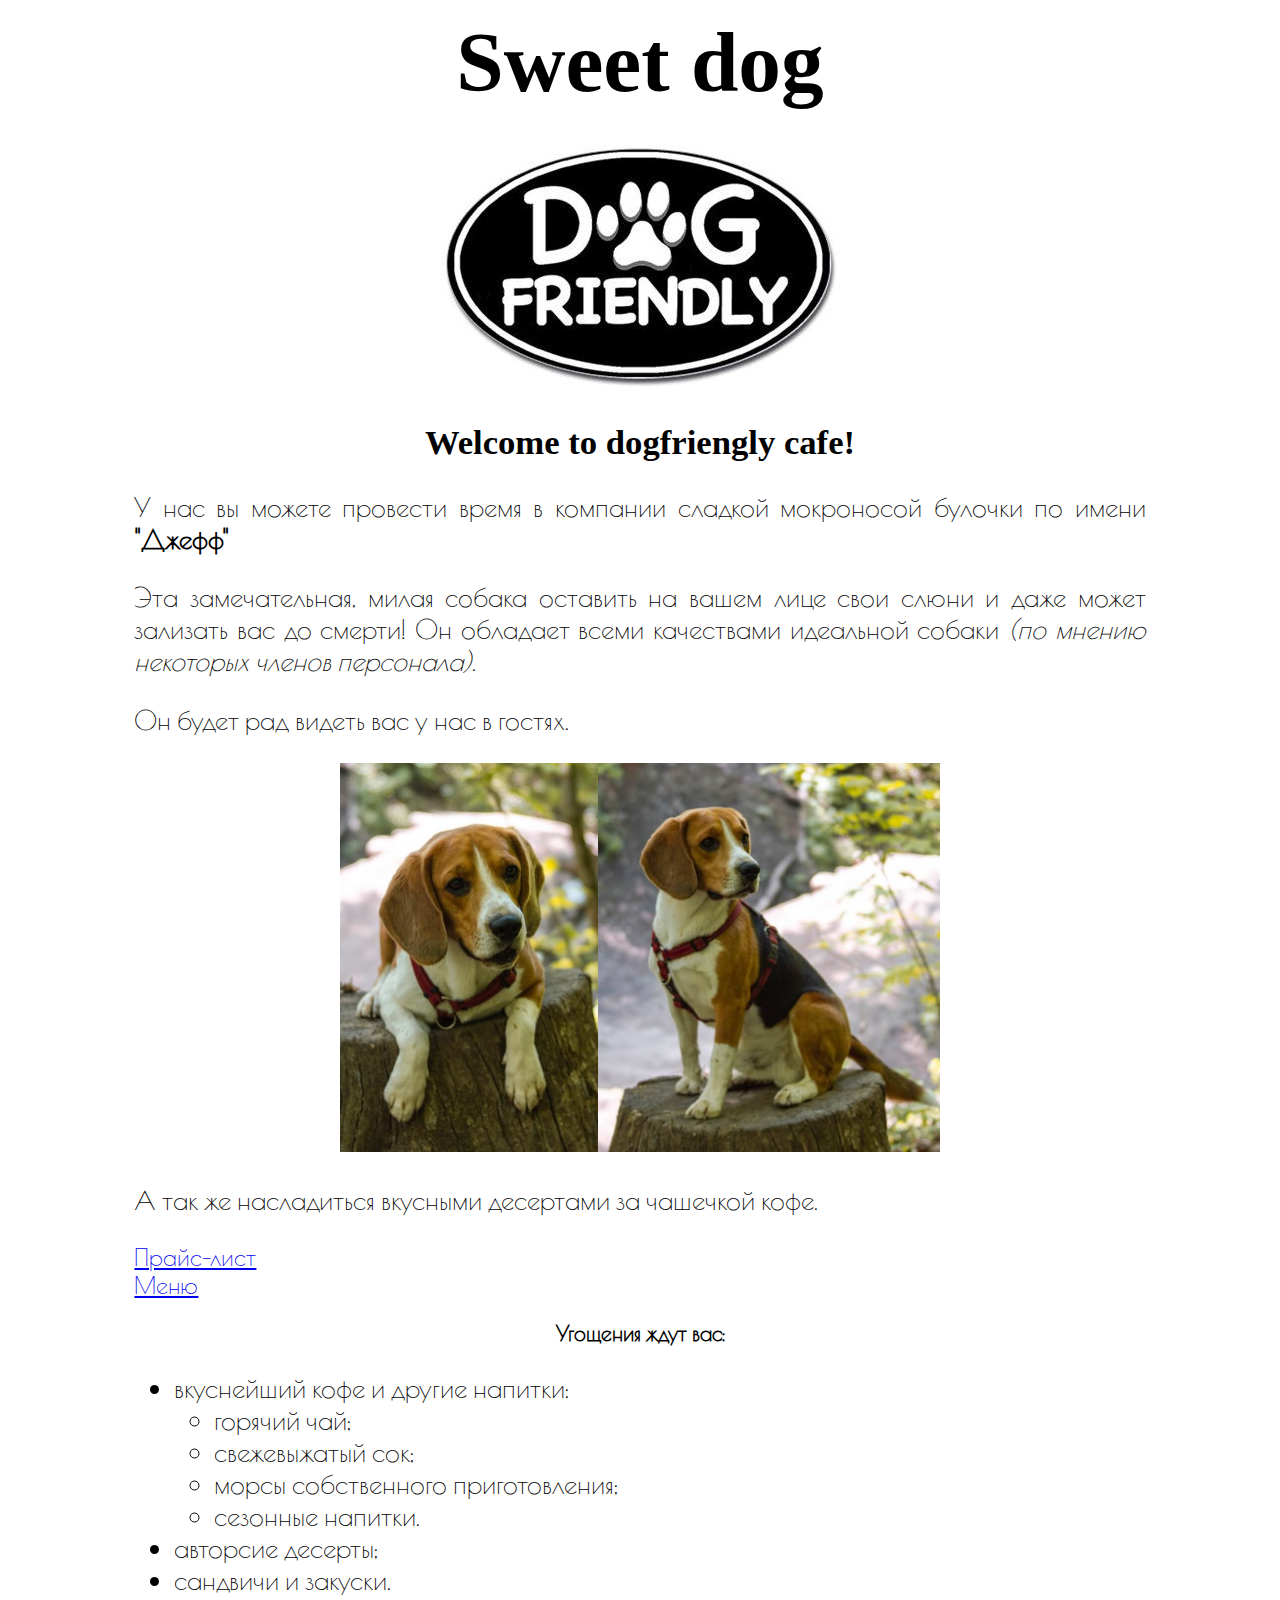
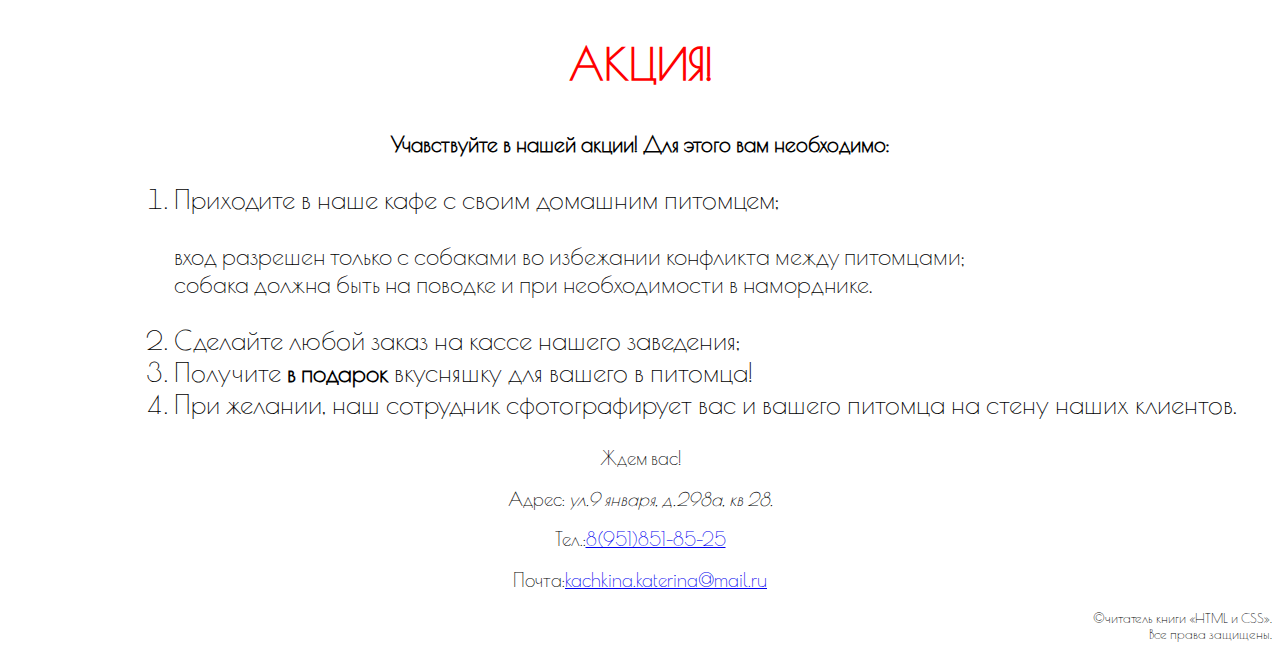
<file: index.html>
<!doctype html>
<html>
	<head>
		<meta charset="UTF-8">
		<title>Dogfriendly cafe</title>
		
		<link rel="preconnect" href="https://fonts.googleapis.com">
		<link rel="preconnect" href="https://fonts.gstatic.com" crossorigin>
		<link href="https://fonts.googleapis.com/css2?family=Poiret+One&display=swap" rel="stylesheet">
		
		<link href="styles/styles.css" rel="stylesheet" type="text/css">
	</head>
	<body>
		<header>
			<h1>Sweet dog</h1>
		</header>
		<main>
			<div class="beginning">
				<p class="pictures"><img src="images/dogfriendly.jpg"></p>
				<h2>Welcome to dogfriengly cafe!</h2>
				<p>У нас вы можете провести время в компании сладкой мокроносой булочки по имени <strong>"Джефф"</strong></p>
				<p>Эта замечательная, милая собака оставить на вашем лице свои слюни и даже может зализать вас до смерти! 
				Он обладает всеми качествами идеальной собаки <em>(по мнению некоторых членов персонала)</em>.</P>
				<p>Он будет рад видеть вас у нас в гостях.</p>
				<p class="pictures"><img src="images/Djeff.jpg" width="258" height="389" title="Сладкая булочка"><img src="images/Djeff 2.jpg" width="342" height="389" title="с корицей"></p>
				<p>А так же насладиться вкусными десертами за чашечкой кофе.</p>
			</div>
			<nav>
				<div><a href="Pages/Page 2.html">Прайс-лист</a></div>
				<div><a href="Pages/Page 3.html">Меню</a></div>
			</nav>
			<div class="title">
				<p>Угощения ждут вас:</p>
			</div>
			<div class="lists">
				<ul>
					<li>вкуснейший кофе и другие напитки:</li>
						<ul>
							<li>горячий чай;</li>
							<li>свежевыжатый сок;</li>
							<li>морсы собственного приготовления;</li>
							<li>сезонные напитки.</li>
						</ul>
					<li>авторсие десерты;</li>
					<li>сандвичи и закуски.</li>
				</ul>
			</div>
			<h3>АКЦИЯ!</h3>
			<div class="title">
				<p>Учавствуйте в нашей акции! Для этого вам необходимо:</p>
			</div>
			<div class="lists">
				<ol>
					<li>Приходите в наше кафе с своим домашним питомцем;</li>
				</ol>
				<div class="condition">
					<div>вход разрешен только с собаками во избежании конфликта между питомцами;</div>
					<div>собака должна быть на поводке и при необходимости в наморднике.</div>
				</div>
				<ol start="2">
					<li>Сделайте любой заказ на кассе нашего заведения;</li>
					<li>Получите <span class="bigger">в подарок</span> вкусняшку для вашего в питомца!</li>
					<li>При желании, наш сотрудник сфотографирует вас и вашего питомца на стену наших клиентов.</li>
				</ol>
			</div>
		</main>
		<footer>
			<div class="footer">
			<p>Ждем вас!</p>
			<p>Адрес: <em>ул.9 января, д.298а, кв 28.</em></p>
			<p>Тел.:<a href="tel:8(951)851-85-25">8(951)851-85-25</a></p>
			<p>Почта:<a href="mailto:kachkina.katerina@mail.ru">kachkina.katerina@mail.ru</a></p>
			</div>
			<div class="root">
			<p>&copyчитатель книги &laquoHTML и CSS&raquo.<br>Все права защищены.</p>
			</div>
		</footer>
	</body>
</html>
</file>
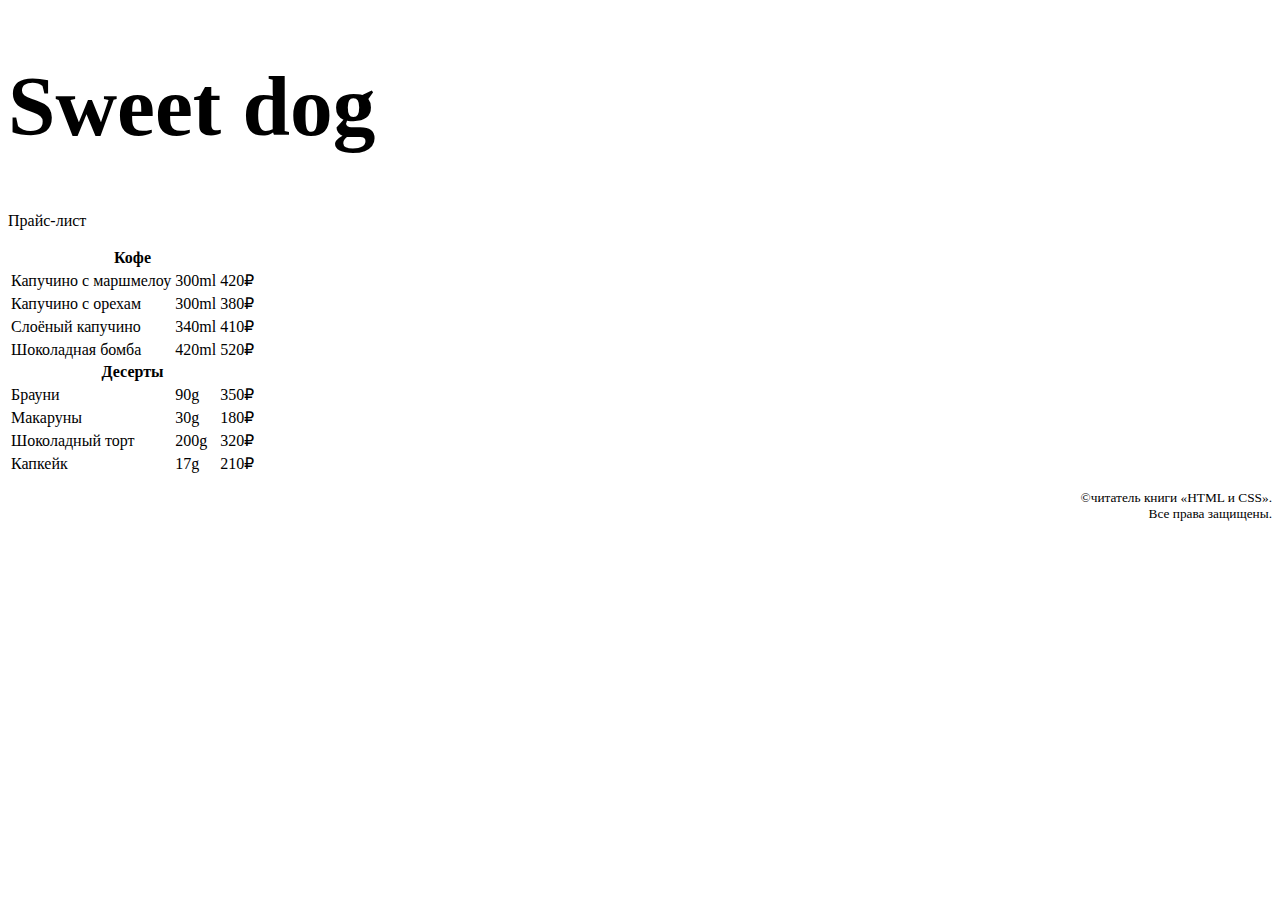
<file: Pages/Page 2.html>
<!doctype html>
<html>
	<head>
		<meta charset="UTF-8">
		<title>Прайс-лист</title>
		<link href="../styles/styles for Page 2.css" rel="stylesheet" type="text/css">
	</head>
	<body>
		<header>
			<h1>Sweet dog</h1>
		</header>
		<main>
			<p>Прайс-лист</p>
			<table class="price-list">
			<tr><th colspan=3>Кофе</th></tr>
			<tr><td>Капучино с маршмелоу</td><td>300ml</td><td>420&#8381;</td></tr>
			<tr><td>Капучино с орехам</td><td>300ml</td><td>380&#8381;</td></tr>
			<tr><td>Слоёный капучино</td><td>340ml</td><td>410&#8381;</td></tr>
			<tr><td>Шоколадная бомба</td><td>420ml</td><td>520&#8381;</td></tr>
			<tr><th colspan=3>Десерты</th></tr>
			<tr><td>Брауни</td><td>90g</td><td>350&#8381;</td></tr>
			<tr><td>Макаруны</td><td>30g</td><td>180&#8381;</td></tr>
			<tr><td>Шоколадный торт</td><td>200g</td><td>320&#8381;</td></tr>
			<tr><td>Капкейк</td><td>17g</td><td>210&#8381;</td></tr>
			</table>	
		</main>
		<footer>
			<div class="root">
			<p>&copyчитатель книги &laquoHTML и CSS&raquo.<br>Все права защищены.</p>
			</div>
		</footer>
	</body>
</html>
</file>
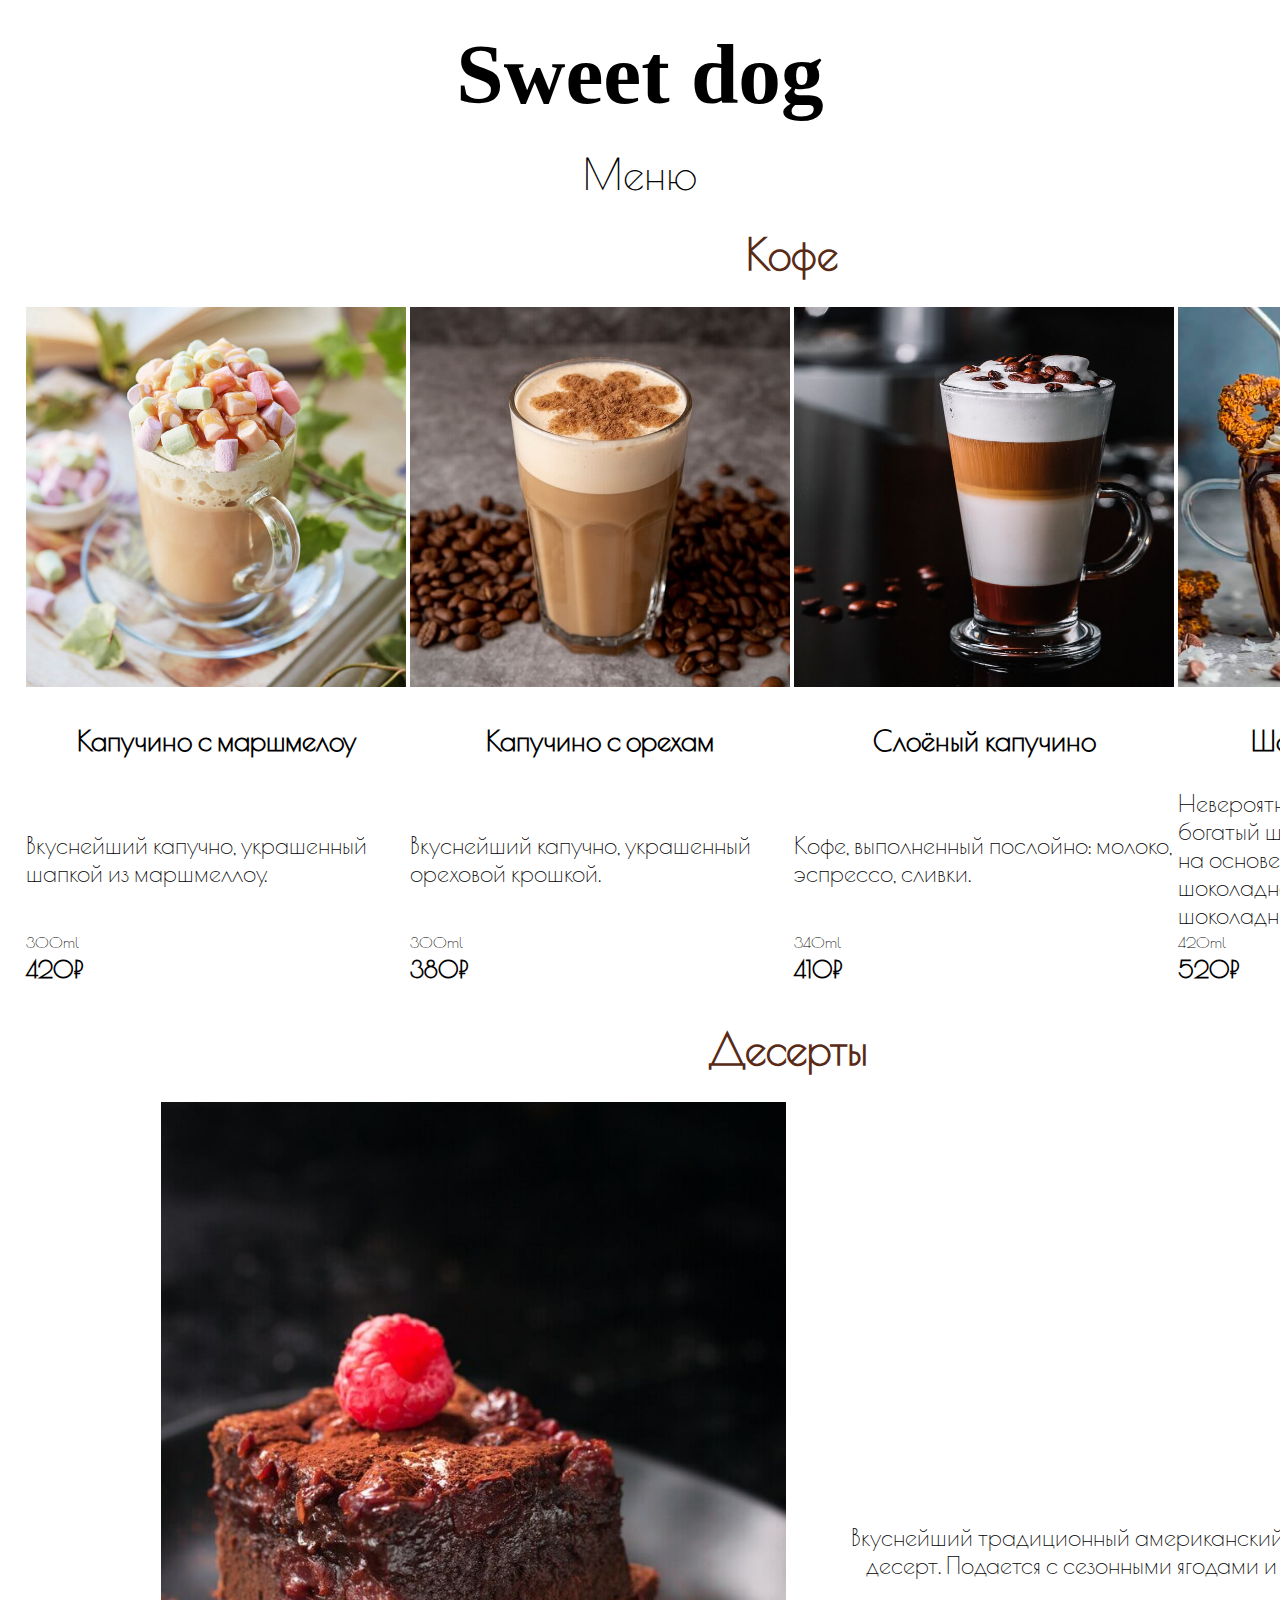
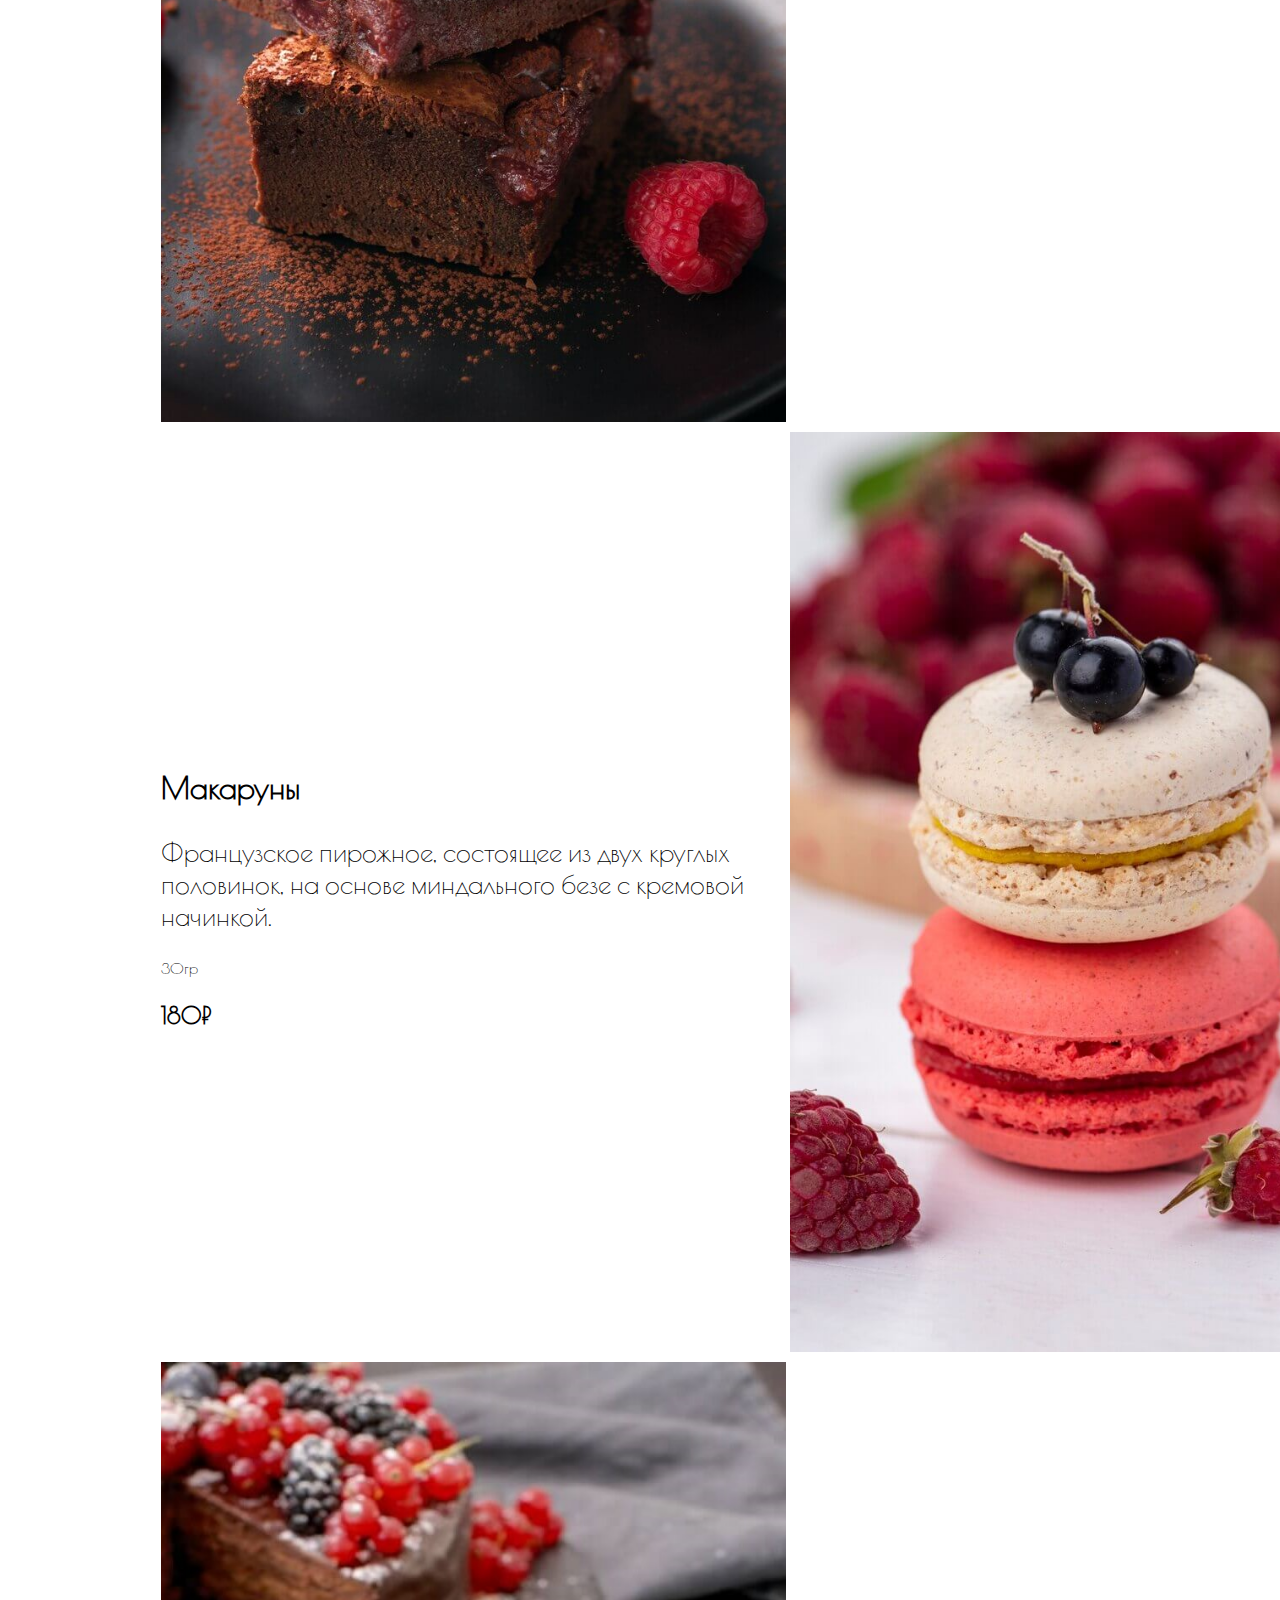
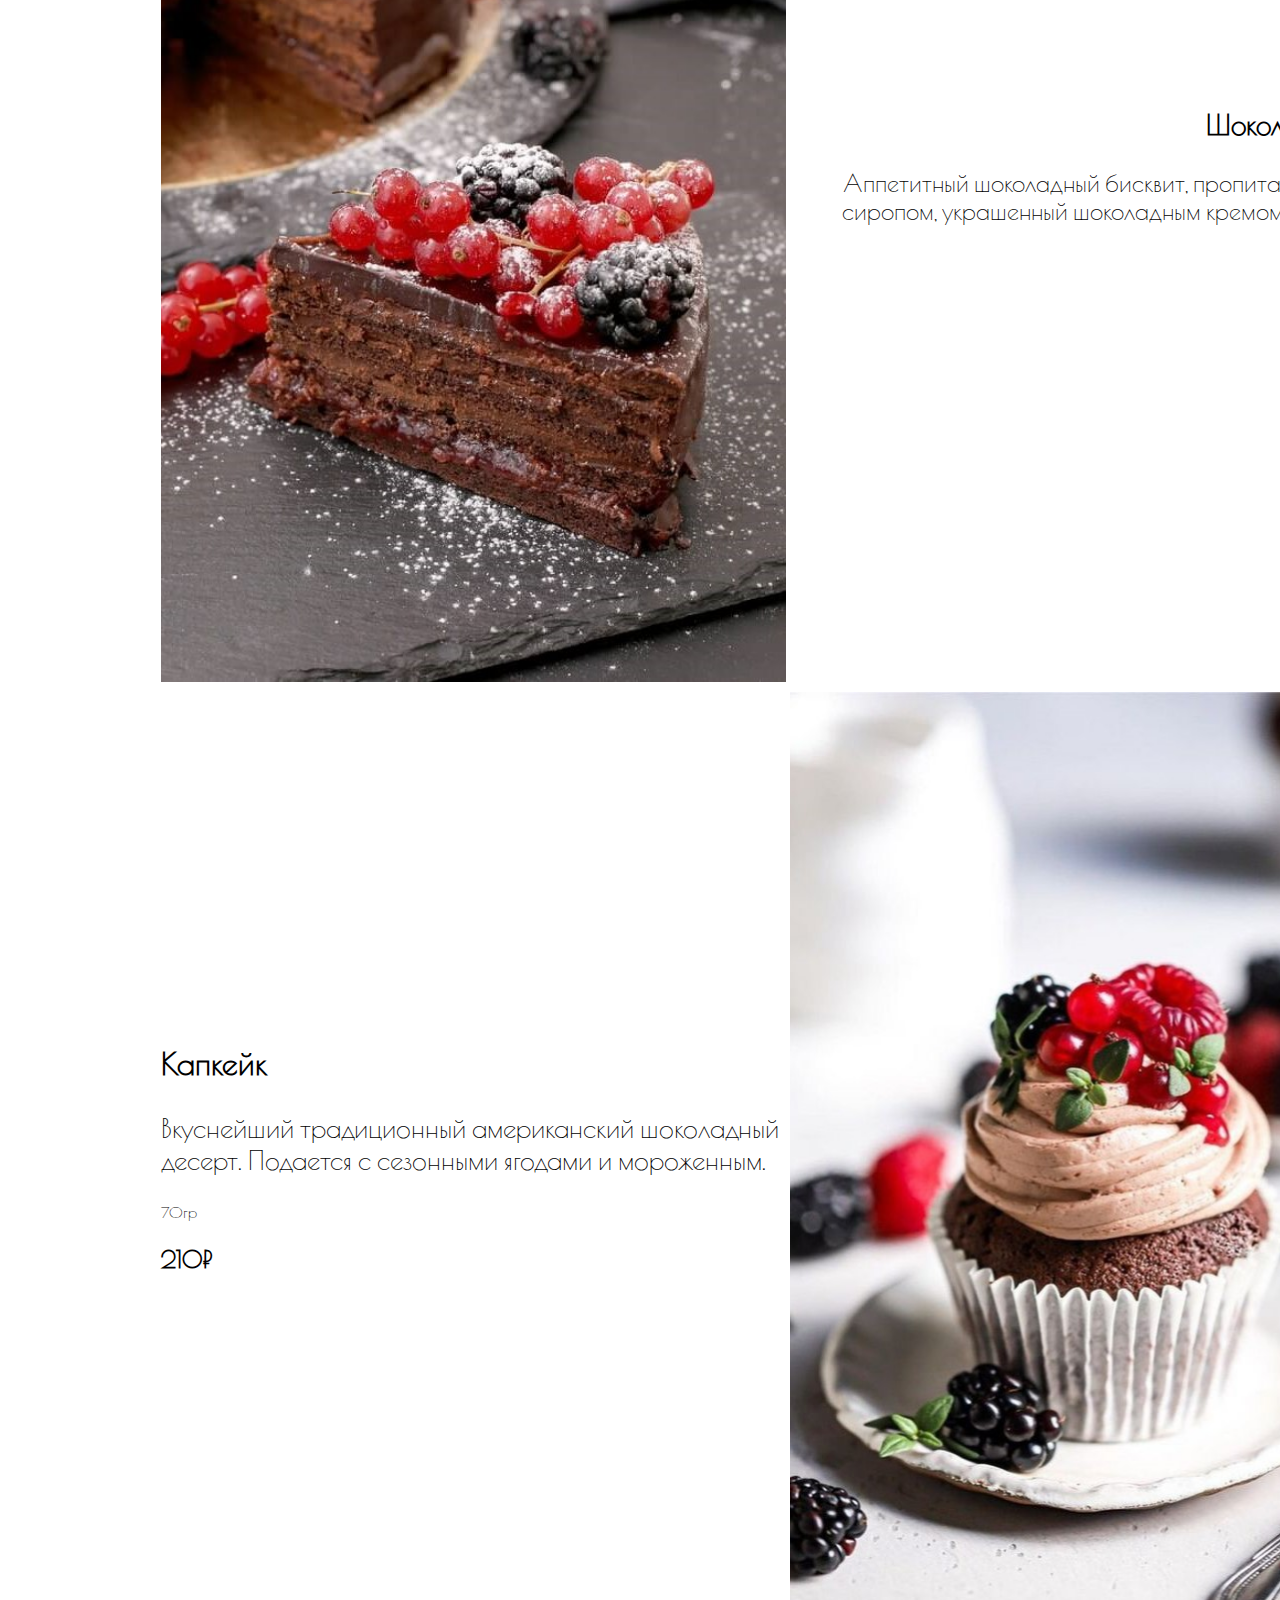
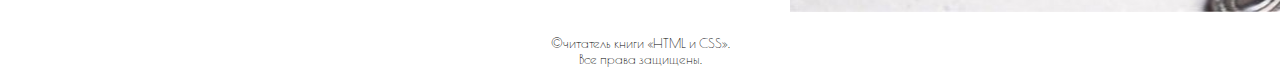
<file: Pages/Page 3.html>
<!doctype html>
<html>
	<head>
		<meta charset="UTF-8">
		<title>Меню</title>
		
		<link rel="preconnect" href="https://fonts.googleapis.com">
		<link rel="preconnect" href="https://fonts.gstatic.com" crossorigin>
		<link href="https://fonts.googleapis.com/css2?family=Poiret+One&display=swap" rel="stylesheet">
		
		<link href="../styles/styles for Page 3.css" rel="stylesheet" type="text/css">
	</head>
	<body>
		<header>
			<h1>Sweet dog</h1>
		</header>
		<main>
			<p class="name">Меню</p>
			<table class="menu">
			<tr><th colspan=4 class="tablename">Кофе</th></tr>
					<tr><td><img src="../images/img coffe/coffee with marshmallows.jpg" width="380" height="380"</td>
					<td><img src="../images/img coffe/coffee with nuts.jpg" width="380" height="380"</td>
					<td><img src="../images/img coffe/puff coffe.jpg" width="380" height="380"</td>
					<td><img src="../images/img coffe/coffee with chocolate.jpg" width="380" height="380"</td>
				</tr>
				<tr class="coffename"><td><h3>Капучино с маршмелоу</h3></td>
					<td><h3>Капучино с орехам</h3></td>
					<td><h3>Слоёный капучино</h3></td>
					<td><h3>Шоколадная бомба</h3></td>
				</tr>
				<tr><td>Вкуснейший капучно, украшенный шапкой из маршмеллоу.</td>
					<td>Вкуснейший капучно, украшенный ореховой крошкой.</td>
					<td>Кофе, выполненный послойно: молоко, эспрессо, сливки.</td>
					<td>Невероятно насыщенный, сладкий, богатый шоколадом кофе, сделанный на основе капучино, с добавлением шоколадного сиропа и украшенный шоколадными мини-пончиками.</td>
				</tr>
				<tr class="volume"><td>300ml</td>
					<td>300ml</td>
					<td>340ml</td>
					<td>420ml</td>
				</tr>
				<tr class="price"><td>420&#8381;</td>
				    <td>380&#8381;</td>
				    <td>410&#8381;</td>
				    <td>520&#8381;</td>
				</tr>
			</table>
			<table class="menuofdessert">
			<tr><th colspan=3 class="tablename">Десерты</th></tr>
				<tr><td><img src="../images/img dessert/brownie.jpg" width="625" height="920"</td>
					<td><div class="text"><h3>Брауни</h3>
						<p>Вкуснейший традиционный американский шоколадный десерт. Подается с сезонными ягодами и мороженным.</p>
						<p class="volume">90гр</p>
						<p class="price">350&#8381;</p>
						</div>
					</td>
				</tr>
				<tr><td><h3>Макаруны</h3>
						<p>Французское пирожное, состоящее из двух круглых половинок, на основе миндального безе с кремовой начинкой.</p>
						<p class="volume">30гр</p>
						<p class="price">180&#8381;</p>
					<td><img src="../images/img dessert/macarons.jpg" width="625" height="920"</td>
					</td>
				</tr>
				<tr><td><img src="../images/img dessert/cake.jpg" width="625" height="920"</td>
					<td><div class="text"><h3>Шоколадный торт</h3>
						<p>Аппетитный шоколадный бисквит, пропитанный ягодным сиропом, украшенный шоколадным кремом с сезонными ягодами.</p>
						<p class="volume">200гр</p>
						<p class="price">320&#8381;</p>
						</div>
					</td>
				</tr>
				<tr><td><h3>Капкейк</h3>
						<p>Вкуснейший традиционный американский шоколадный десерт. Подается с сезонными ягодами и мороженным.</p>
						<p class="volume">70гр</p>
						<p class="price">210&#8381;</p>
					<td><img src="../images/img dessert/cupcakes.jpg" width="625" height="920"</td>
					</td>
				</tr>
			</table>	
		</main>
		<footer>
			<div class="root">
			<p>&copyчитатель книги &laquoHTML и CSS&raquo.<br>Все права защищены.</p>
			</div>
		</footer>
	</body>
</html>
</file>
<file: styles/styles.css>
body {
	font-family: "Poiret One", sans-serif;
	font-weight: 500;
	font-style: normal;
}

h1 {
	font-family: 'AR BONNIE';
	font-size: 64pt;
	text-align: center;
	margin: 1%;
}

h2 {
	font-family: 'AR BONNIE';
	font-size: 26pt;
	text-align: center;
}

h3 {
	font-size: 32pt;
	color: red;
	text-align: center;
}

.beginning {
	font-size: 20pt;
	text-align: justify;
	margin-left: 10%;
	margin-right: 10%;
}

.lists {
	font-size: 20pt;
	margin-left: 10%;
}

.condition {
	margin-left: 40px;
	text-align: left;
	font-size: 18pt;
}

.title {
	font-size: 16pt;
	text-align: center;
	font-weight: 600;
}

.bigger {
	font-size: 18pt;
	font-weight: 700;
}

.footer {
	font-weight: 500;
	font-size: 14pt;
	text-align: center;
}

.root {
	text-align: right;
	font-size: 10pt;
}

.pictures {
	text-align: center;
}

nav {
	font-size: 18pt;
	margin-left: 10%;
}
</file>
<file: styles/styles for Page 2.css>
.root {
	text-align: right;
	font-size: 10pt;
}

h1 {
	font-family: 'AR BONNIE';
	font-size: 64pt;
}
</file>
<file: styles/styles for Page 3.css>
.root {
	text-align: center;
	font-size: 10pt;
}

h1 {
	font-family: 'AR BONNIE';
	font-size: 64pt;
	text-align: center;
	margin: 2%;
}

body {
	font-family: "Poiret One", sans-serif;
	font-weight: 400;
	font-size: 14pt;
	font-style: normal;
}


.name {
	font-weight: 500;
	text-align: center;
	font-size: 32pt;
	margin: 1%;
}

.tablename {
	color: #592a15;
	font-weight: 600;
	text-align: center;
	font-size: 32pt;
	padding-bottom: 25px;
}

.price {
	font-weight: 600;
	font-size: 18pt;
}

.volume {
	font-size: 12pt;
}

.menu {
	table-layout: auto;
	width: 100%;
	padding: 15px;
	font-size: 18pt;
}

.menuofdessert {
	table-layout: auto;
	width: 80%;
	padding-left: 150px;
	padding-left: 150px;
	padding-top: 20px;
	font-size: 20pt;
}

.coffename {
	text-align: center;
}

.text {
	text-align: right;
	font-size: 18pt;
}
</file>
